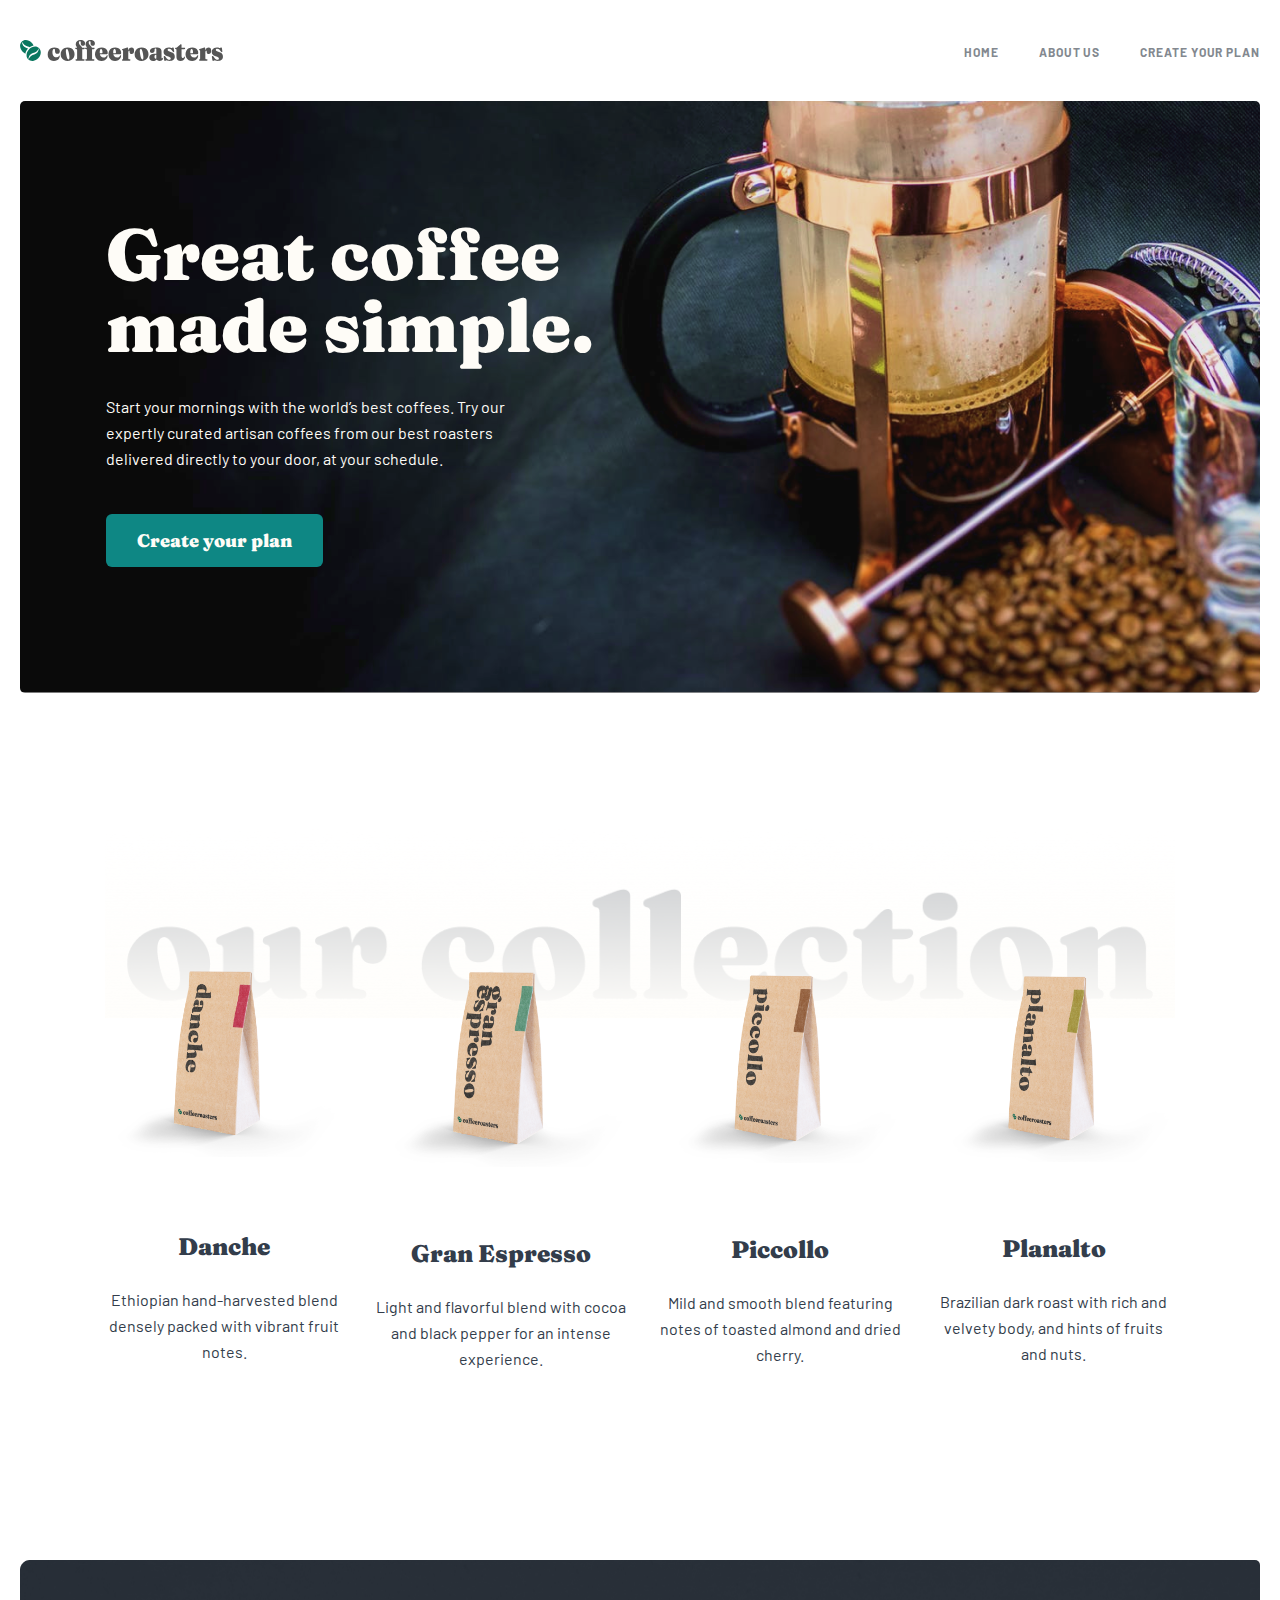
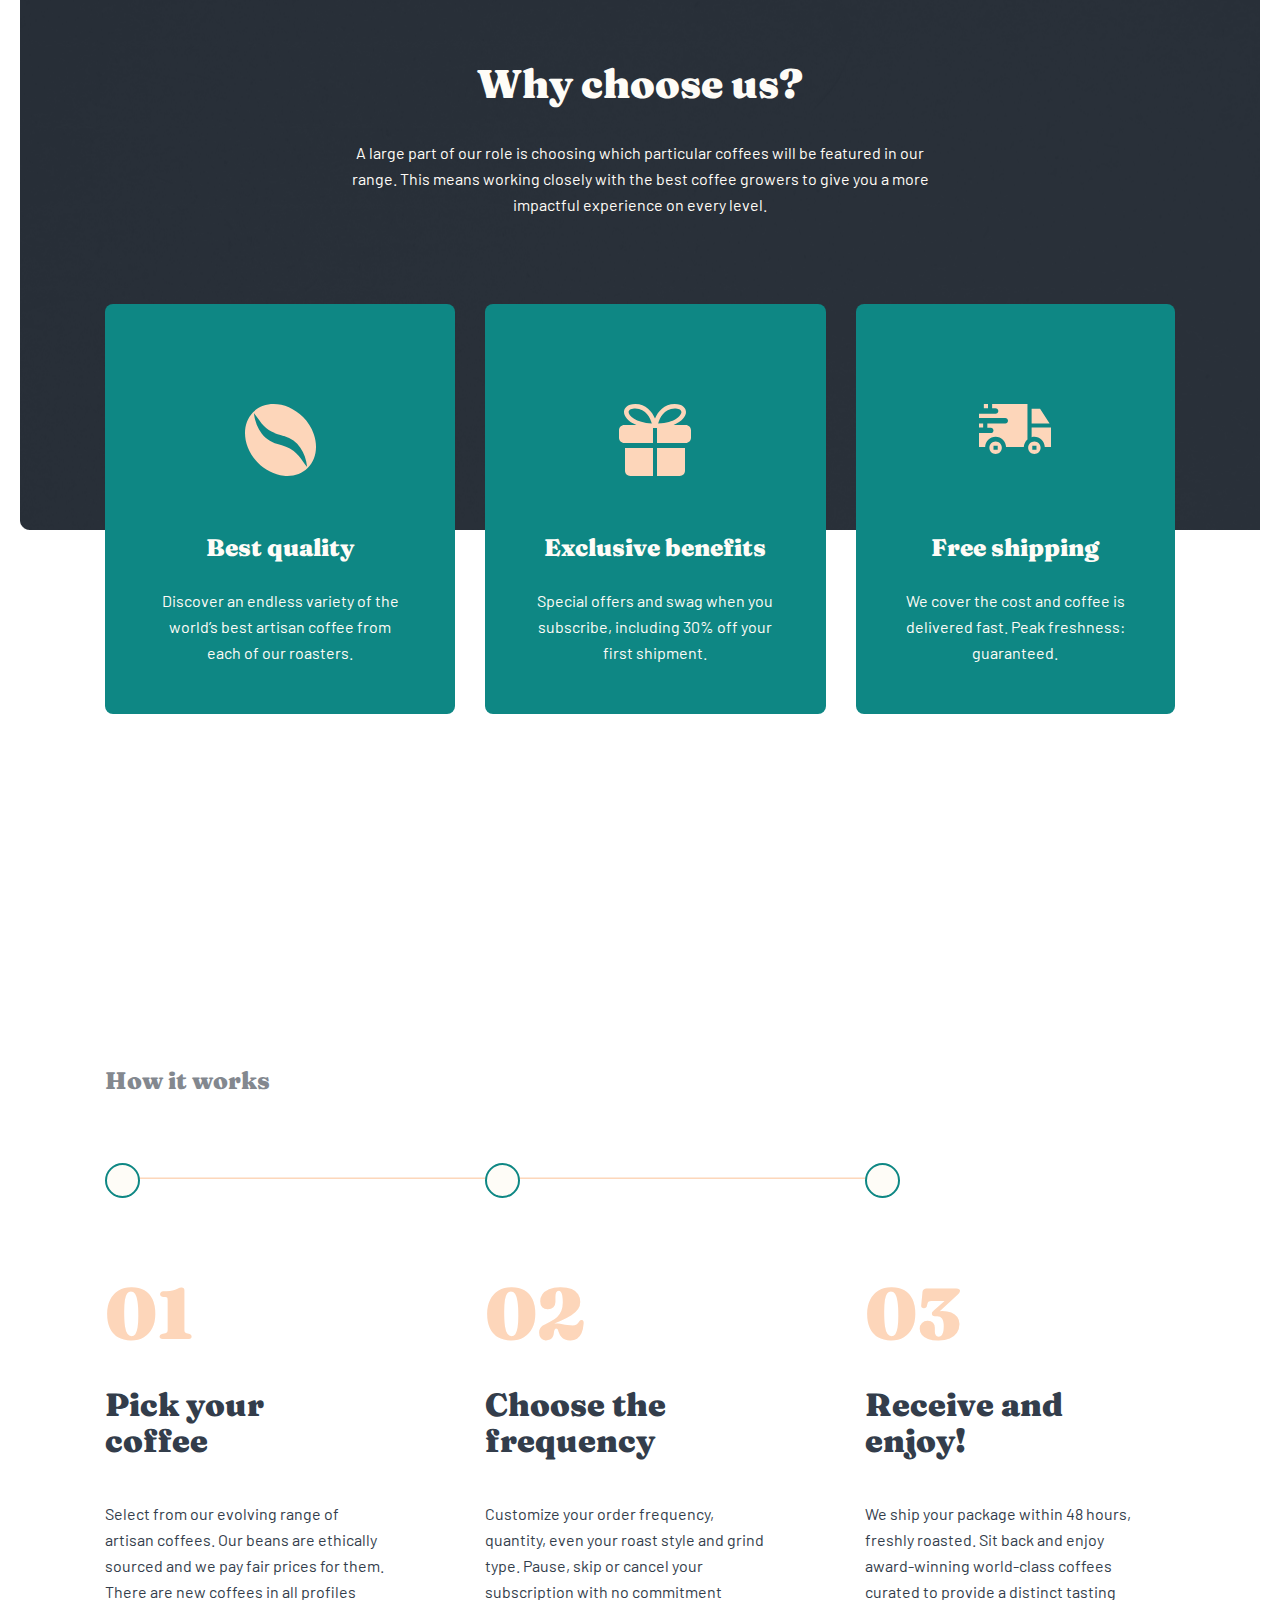
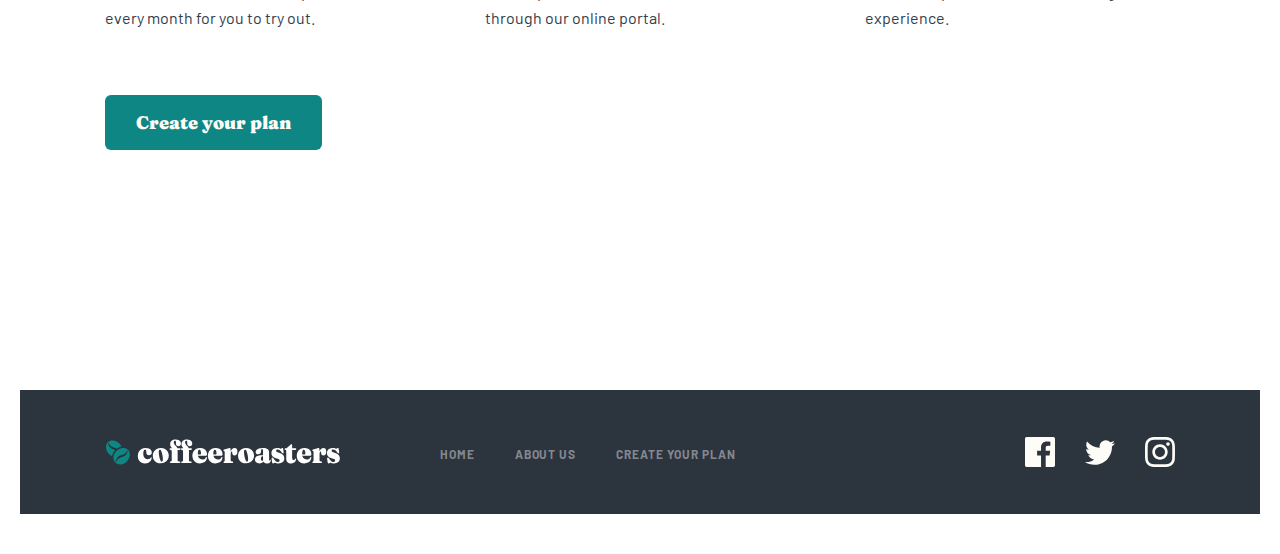
<file: index.html>
<!DOCTYPE html>
<html lang="en">
<head>
  <meta charset="UTF-8">
  <meta http-equiv="X-UA-Compatible" content="IE=edge">
  <meta name="viewport" content="width=device-width, initial-scale=1.0">
  <link rel="stylesheet" href="./main.css">
  <title>Document</title>
</head>
<body>
    <header class="site">
      <div class="container">
        <div class="site__wrapper">
          <a class="site__link" href="#"><img class="site__logo" src="./images/logo.svg" width="203" height="24" alt="logo"></a>
          <nav class="site__nav">
            <ul class="site__list">
              <li class="site__item"><a class="site__link" href="index.html">HOME</a></li>
              <li class="site__item"><a class="site__link" href="aboutus.html">ABOUT US</a></li>
              <li class="site__item"><a class="site__link" href="index.html">Create your plan</a></li>
            </ul>
            <div class="site__buttonwwrapper">
              <button class="site__button" type="button"><img src="./images/navimg1.svg" width="16" height="16" alt="image"></button>
            </div>
          </nav>
        </div>
      </div>
    </header>
    <main>
      <section class="hero">
          <div class="container">
            <div class="hero__wrapper">
              <div class="hero__wrapwrapper">
               <div class="hero__title-wrapper">
                <h1 class="hero__title">Great coffee
                  made simple.</h1>
               </div>
                  <div class="hero__text-wrapper">
                    <p class="hero__text">
                      Start your mornings with the world’s best coffees. Try our expertly curated artisan coffees from our best roasters delivered directly to your door, at your schedule.
                    </p>
                  </div>
                  <a class="hero__link" href="#">Create your plan</a>
                </div>
              </div>
          </div>
        </section>
   
      <section class="collection">
        <div class="container">
        <div class="collection__bg">
            <div class="collection__wrapper">
              <div class="collection__wrapperwrap">
              <img class="collection__img" src="./images/kopi1.png" srcset="./images/kopi4.png , ./images/kopi4@2x.png" width="250" height="193" alt="image">
              <div class="collection__wrapwrapper">
                  <h3 class="collection__titlee">Danche</h3>
                  <p class="collection__text">
                    Ethiopian hand-harvested blend densely packed with vibrant fruit notes.
                  </p>
                </div>
              </div>
              <div class="collection__wrapperwrap">
                <img class="collection__img" src="./images/kopi2.png" srcset="./images/kopi1.png , ./images/kopi1@2x.png" width="250" height="193" alt="image">
                <div class="collection__wrapwrapper">
                  <h3 class="collection__titlee">Gran Espresso</h3>
                  <p class="collection__text">
                    Light and flavorful blend with cocoa and black pepper for an intense experience.
                  </p>
                </div>
              </div>
              <div class="collection__wrapperwrap">
                <img class="collection__img" src="./images/kopi3.png" srcset="./images/kopi3.png , ./images/kopi3@2x.png" width="250" height="193" alt="image">
                <div class="collection__wrapwrapper">
                  <h3 class="collection__titlee">Piccollo</h3>
                  <p class="collection__text">
                    Mild and smooth blend featuring notes of toasted almond and dried cherry.
                  </p>
                </div>
              </div>
              <div class="collection__wrapperwrap">
                <img class="collection__img" src="./images/kopi4.png" srcset="./images/kopi2.png , ./images/kopi2@2x.png" width="250" height="193" alt="image">
                <div class="collection__wrapwrapper">
                  <h3 class="collection__titlee">Planalto</h3>
                  <p class="collection__text">
                    Brazilian dark roast with rich and velvety body, and hints of fruits and nuts.
                  </p>
                </div>
              </div>
            </div>
          </div>
        </div>
      </div>
    </section>
    <section class="chouse">
      <div class="container">
        <div class="chouse__wrapper">
          <div class="chouse__wrappermin">
            <h2 class="chouse__title">Why choose us?</h2>
          <p class="chouse__text">
            A large part of our role is choosing which particular coffees will be featured 
            in our range. This means working closely with the best coffee growers to give 
            you a more impactful experience on every level.
          </p>
          </div>
          <ul class="chouse__list chousemin">
            <li class="chousemin__item">
              <div class="chousemin__wrapper">
                <h4 class="chousemin__title">Best quality</h4>
              <p class="chousemin__text">
                Discover an endless variety of the world’s best artisan coffee from each of our roasters.
              </p>
              </div>
            </li>
            <li class="chousemin__item">
             <div class="chousemin__wrapper">
               <h4 class="chousemin__title">Exclusive benefits</h4>
              <p class="chousemin__text">
                Special offers and swag when you subscribe, including 30% off your first shipment.
              </p>
             </div>
            </li>
            <li class="chousemin__item">
              <div class="chousemin__wrapper">
                <h4 class="chousemin__title">Free shipping</h4>
              <p class="chousemin__text">
                We cover the cost and coffee is delivered fast. Peak freshness: guaranteed.
              </p>
              </div>
            </li>
          </ul>
        </div>
      </div>
    </section>
    <section class="works">
      <div class="container">
            <div class="works__wrapper">
          <h2 class="works__title">How it works</h2>
          <div class="works__listwrapper">
            <div class="works__wrapbg"><p class="works__wraptext"></p></div>
            <ul class="works__list">
              <li class="works__item">
                <p class="works__nambertext">01</p>
                <h3 class="works__mintitle">Pick your coffee</h3>
                <p class="works__text">
                  Select from our evolving range of artisan coffees. Our beans are ethically sourced and we pay fair prices for them. There are new coffees in all profiles every month for you to try out.
                </p>
              </li>
              <li class="works__item">
                <p class="works__nambertext">02</p>
                <h3 class="works__mintitle">Choose the frequency</h3>
                <p class="works__text">
                  Customize your order frequency, quantity, even your roast style and grind type. Pause, skip or cancel your subscription with no commitment through our online portal.
                </p>
              </li>
              <li class="works__item">
                <p class="works__nambertext">03</p>
                <h3 class="works__mintitle">Receive and enjoy!</h3>
                <p class="works__text">
                  We ship your package within 48 hours, freshly roasted. Sit back and enjoy award-winning world-class coffees curated to provide a distinct tasting experience.
                </p>
              </li>
            </ul>
          </div>
          <a class="works__link" href="#">Create your plan</a>
        </div>
      </div>
    </section>
  </main>
  <footer class="site">
    <div class="container">
      <div class="site__wrapper footer-site">
        <a class="site__link" href="#"><img src="./images/footerlogo.svg" width="235" height="24" alt="logo"></a>
          <ul class="site__list footerlist">
            <li class="site__item"><a class="site__link site__link--footerlink" href="index.html">HOME</a></li>
            <li class="site__item"><a class="site__link site__link--footerlink" href="aboutus.html">ABOUT US</a></li>
            <li class="site__item"><a class="site__link site__link--footerlink" href="index.html">Create your plan</a></li>
          </ul>
          <ul class="site__bottomlist">
            <li class="site__bottomitem">
              <a class="site__bottomlink" href="https://validator.w3.org/#validate_by_input" target="_blank"><img src="./images/Path.svg" width="30" height="30" alt="icon"></a>
            </li>
            <li class="site__bottomitem">
              <a class="site__bottomlink" href="https://validator.w3.org/#validate_by_input" target="_blank"><img src="./images/Path-1.svg" width="30" height="25" alt="icon"></a>
            </li>
            <li class="site__bottomitem">
              <a class="site__bottomlink" href="https://validator.w3.org/#validate_by_input" target="_blank"><img src="./images/Shape.svg" width="30" height="30" alt="icon"></a>
            </li>
          </ul>
      </div>
    </div>
  </footer>
</body>

</html>
</file>
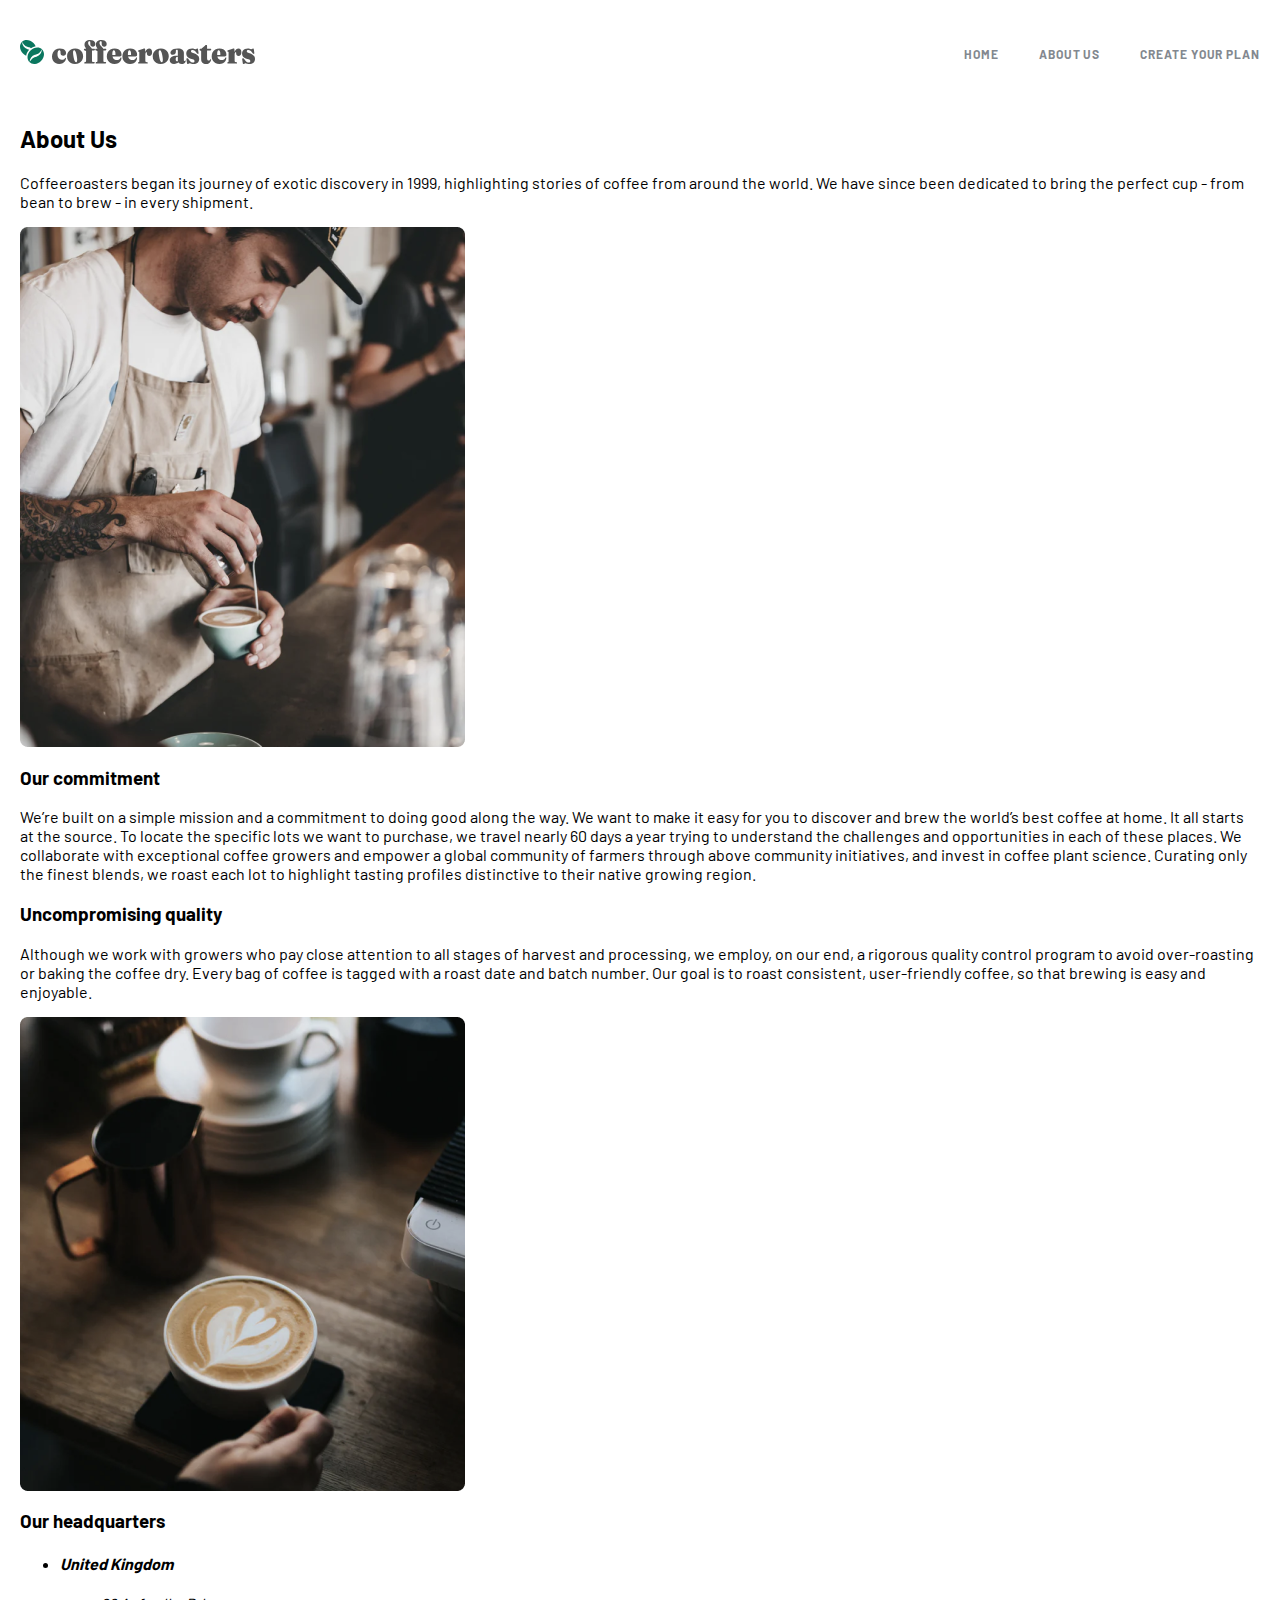
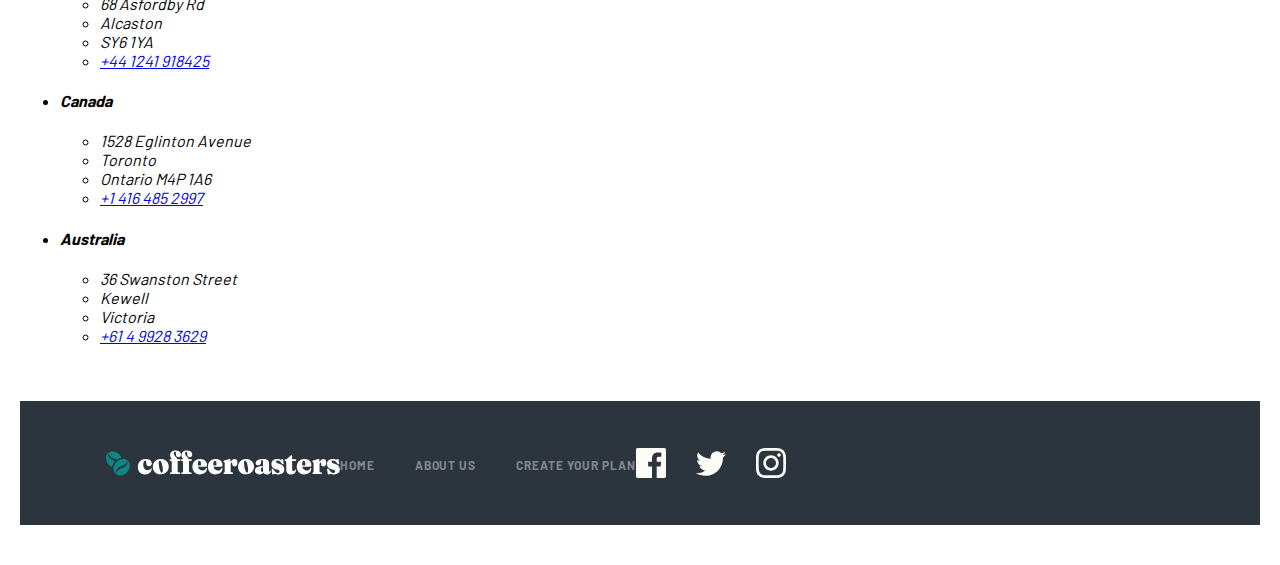
<file: aboutus.html>
<!DOCTYPE html>
<html lang="en">
<head>
  <meta charset="UTF-8">
  <meta http-equiv="X-UA-Compatible" content="IE=edge">
  <meta name="viewport" content="width=device-width, initial-scale=1.0">
  <link rel="stylesheet" href="./main.css">
  <title>about Us</title>
</head>
<body>
  <header class="site">
    <div class="container">
      <div class="site__wrapper">
        <a class="site__link" href="#"><img src="./images/logo.svg" width="235" height="24" alt="logo"></a>
        <nav class="site__nav">
          <ul class="site__list">
            <li class="site__item"><a class="site__link" href="index.html">HOME</a></li>
            <li class="site__item"><a class="site__link" href="aboutus.html">ABOUT US</a></li>
            <li class="site__item"><a class="site__link" href="index.html">Create your plan</a></li>
          </ul>
        </nav>
      </div>
    </div>
  </header>
  <main>
    <section class="about">
      <div class="container">
          <div class="about__wrapper">
            <div class="about__wrapwrapper">
              <h2 class="about__title">About Us</h2>
                <p class="about__text">
                  Coffeeroasters began its journey of exotic discovery in 1999, highlighting stories of coffee from around the world. We have since been dedicated to bring the perfect cup - from bean to brew - in every shipment.
                </p>
              </div>
            </div>
       </div>
      </section>
      <section class="commitment">
        <div class="container">
          <div class="commitment__wrapper">
            <img class="commitment__img" src="./images/commitmentbg.png" srcset="./images/commitmentbg.png , ./images/commitmentbg@2x.png" width="445" height="520" alt="image coffee">
            <div class="commitment__minwrapper">
              <h3 class="commitment__title">Our commitment</h3>
              <p class="commitment__text">
                We’re built on a simple mission and a commitment to doing good along the way. We want to make it easy for you to discover and brew the world’s best coffee at home. It all starts at the source. To locate the specific lots we want to purchase, we travel nearly 60 days a year trying to understand the challenges and opportunities in each of these places. We collaborate with exceptional coffee growers and empower a global community of farmers through  above  community initiatives, and invest in coffee plant science. Curating only the finest blends, we roast each lot to highlight tasting profiles distinctive to their native growing region.
              </p>
            </div>
          </div>
      </div>
      </section>
      <section class="qualite">
        <div class="container">
          <div class="qualite__bg">
          <div class="qualite__wrapper">
            <h3 class="qualite__title">Uncompromising quality</h3>
            <p class="qualite__text">
              Although we work with growers who pay close attention to all stages of harvest and processing, we employ, on our end, a rigorous quality control program to avoid over-roasting or baking the coffee dry. Every bag of coffee is tagged with a roast date and batch number. Our goal is to roast consistent, user-friendly coffee, so that brewing is easy and enjoyable.
            </p>
            <img class="qualite__img" src="./images/qualitybg.png" srcset="./images/qualitybg.png , ./images/qualitybg.png@2x" width="445" height="474" alt="image">
          </div>
        </div>
      </div>
      </section>
      <section class="united">
          <div class="container">
            <div class="united__wrapper">
              <h3 class="united__title">Our headquarters</h3>
            <address>
            <ul class="united__list">
              <li class="united__item">
                <h4 class="united__mintitle">United Kingdom</h4>
                  <ul class="united__minlist listadress">
                    <li class="listadress__item">68  Asfordby Rd</li>
                    <li class="listadress__item">Alcaston</li>
                    <li class="listadress__item">SY6 1YA</li>
                    <li class="listadress__item"><a class="listadress__link" href="tel:+998887049505">+44 1241 918425</a></li>
                  </ul>
              </li>
              <li class="united__item">
                <h4 class="united__mintitle">Canada</h4>
                  <ul class="united__minlist listadress">
                    <li class="listadress__item">1528  Eglinton Avenue</li>
                    <li class="listadress__item">Toronto</li>
                    <li class="listadress__item">Ontario M4P 1A6</li>
                    <li class="listadress__item"><a class="listadress__link" href="tel:+998887049505">+1 416 485 2997</a></li>
                  </ul>
              </li>
              <li class="united__item">
                <h4 class="united__mintitle">Australia</h4>
                  <ul class="united__minlist listadress">
                    <li class="listadress__item">36 Swanston Street</li>
                    <li class="listadress__item"> Kewell</li>
                    <li class="listadress__item"> Victoria</li>
                    <li class="listadress__item"><a class="listadress__link" href="tel:+998887049505">+61 4 9928 3629</a></li>
                  </ul>
              </li>
            </ul>
          </address>
            </div>
          </div>
      </section>
    </main>
    <footer class="site ">
      <div class="container">
        <div class="site__wrapper footer-site">
          <a class="site__link" href="#"><img src="./images/footerlogo.svg" width="235" height="24" alt="logo"></a>
            <ul class="site__list">
              <li class="site__item"><a class="site__link site__link--footerlink" href="index.html">HOME</a></li>
              <li class="site__item"><a class="site__link site__link--footerlink" href="aboutus.html">ABOUT US</a></li>
              <li class="site__item"><a class="site__link site__link--footerlink" href="index.html">Create your plan</a></li>
            </ul>
            <ul class="site__bottomlist">
              <li class="site__bottomitem">
                <a class="site__bottomlink" href="https://validator.w3.org/#validate_by_input" target="_blank"><img src="./images/Path.svg" width="30" height="30" alt="icon"></a>
              </li>
              <li class="site__bottomitem">
                <a class="site__bottomlink" href="https://validator.w3.org/#validate_by_input" target="_blank"><img src="./images/Path-1.svg" width="30" height="25" alt="icon"></a>
              </li>
              <li class="site__bottomitem">
                <a class="site__bottomlink" href="https://validator.w3.org/#validate_by_input" target="_blank"><img src="./images/Shape.svg" width="30" height="30" alt="icon"></a>
              </li>
            </ul>
        </div>
      </div>
    </footer>
</body>
</html>
</file>
<file: main.css>
/* roboto-regular - latin */
/* barlow-regular - latin */
@font-face {
  font-display: swap; 
  font-family: 'Barlow';
  font-style: normal;
  font-weight: 400;
  src: url('./fonts/barlow-v12-latin-regular.woff2') format('woff2'), 
  url('./fonts/barlow-v12-latin-regular.woff') format('woff');
  
}
/* barlow-700 - latin */
@font-face {
  font-display: swap; 
  font-family: 'Barlow';
  font-style: normal;
  font-weight: 700;
  src: url('./fonts/barlow-v12-latin-700.woff2') format('woff2'), 
  url('./fonts/barlow-v12-latin-700.woff') format('woff');
  
}
/* barlow-900 - latin */
@font-face {
  font-display: swap; 
  font-family: 'Barlow';
  font-style: normal;
  font-weight: 900;
  src:url('./fonts/barlow-v12-latin-900.woff2') format('woff2'),
  url('./fonts/barlow-v12-latin-900.woff') format('woff');
  
}
/* fraunces-italic - latin */
@font-face {
  font-display: swap; 
  font-family: 'Fraunces';
  font-style: italic;
  font-weight: 400;
  src: url('../fonts/fraunces-v31-latin-italic.woff2') format('woff2'), 
  url('../fonts/fraunces-v31-latin-italic.woff') format('woff');
  
}
/* fraunces-900 - latin */
@font-face {
  font-display: swap; 
  font-family: 'Fraunces';
  font-style: normal;
  font-weight: 900;
  src: url('../fonts/fraunces-v31-latin-900.woff2') format('woff2'),
  url('../fonts/fraunces-v31-latin-900.woff') format('woff');
  
}
* {
  box-sizing: border-box;
}
html {
  height: 100%;
}
body {
  display: flex;
  flex-direction: column;
  height: 100%;
  margin: 0;
  font-family: "Barlow";
  font-weight: 400;
}
img {
  display: block;
  height: 100%;
}
.visually-hidden {
  position: absolute;
  width: 1px;
  height: 1px;
  margin: -1px;
  padding: 0;
  overflow: hidden;
  border: 0;
  clip: rect(0 0 0 0);
}
.container {
  max-width: 1320px;
  width: 100%;
  margin: 0 auto;
  padding: 0 20px;
}
:root {
  --main-font-famil: "Fraunces";
}

.site {
  padding: 40px 0px;
}

.site__wrapper {
  display: flex;
  align-items: center;
  justify-content: space-between;
}
.site__link {
  color: #83888F;
  font-size: 12px;
  font-style: normal;
  font-weight: 700;
  line-height: 15px; 
  letter-spacing: 0.923px;
  text-transform: uppercase;
  text-decoration: none;
}
.site__buttonwwrapper {
  display: none;
}
.site__nav {
  position: relative;
  display: flex;
  align-items: center;
}

.site__list {
  display: flex;
  align-items: center;
  column-gap: 40px;
  padding-left: 0;
  margin: 0;
  list-style: none;
  perspective: 500px;
}

@media only screen and (max-width: 600px) {
  .site__list {
   display: none;
  }

  .site__buttonwwrapper {
    display: block;
  } 
}

/* site end  */
/* main start  */
main {
  flex-grow: 1;
}
.hero {
 padding-bottom: 136px;
}
.hero__wrapper {
  max-width: 1280px;
  width: 100%;
  margin: 0 auto;
  background-image: url("./images/herobg.png");
  background-repeat: no-repeat;
  background-position: center;
  padding-top: 117px;
  padding-bottom: 140px;
  border-radius: 5px;
}
.hero__wrapwrapper {
  max-width: 493px;
  margin-left: 86px;
}
.hero__title {
  color: #fefcf7;
  font-family: var(--main-font-famil);
  font-size: 72px;
  font-style: normal;
  font-weight: 900;
  line-height: 72px;
  margin-top: 0;
  margin-bottom: 32px;
}
.hero__text-wrapper {
  max-width: 493px;
}
.hero__text {
  color: #fefcf7;
  line-height: 26px;
  margin-top: 0;
  margin-bottom: 56px;
  padding-right: 50px;
}
.hero__link {
  padding: 15px 31px;
  color: #FEFCF7;
  text-align: center;
  font-family: var(--main-font-famil);
  font-size: 18px;
  font-style: normal;
  font-weight: 900;
  line-height: 25px;
  text-decoration: none;
  border-radius: 6px;
  background: #0E8784;
}
@media only screen and (max-width: 768px){
  .hero__wrapwrapper {
    max-width: 398px;
    margin-left: 58px;
  }
  .hero__title {
    font-size: 58px;
line-height: 58px;
margin-bottom: 24px;
  }
  .hero__text-wrapper {
    max-width: 398px;
  }
  .hero__text {
    font-size: 15px;
    line-height: 25px;
    padding-right: 0;
  }
}
 
  @media only screen and (max-width: 578px){
    .hero__wrapwrapper {
      max-width: 400x;
      margin: 0 auto;
    }
    .hero__title {
      font-size: 48px;
  text-align: center;
  margin-bottom: 16px;
    }
    .hero__text {
      text-align: center;
      font-size: 20px;
    }
    .hero__link {
      display: block;
      width: 217px;
      margin: 0 auto;
    }
  }
  @media only screen and (max-width: 450px) {
    .hero__text-wrapper {
      max-width: 350px;
      margin: 0 auto;
    }
    .hero__text {
      font-size: 18px
    }
  }
  @media only screen and (max-width: 400px){
    .hero__wrapwrapper {
      max-width: 279px;
      margin: 0 auto;
    }
    .hero__title {
      font-size: 38px;
  line-height: 38px;
  text-align: center;
    }
    .hero__text {
      text-align: center;
      font-size: 15px;
    }
    .hero__link {
      display: block;
      width: 217px;
      margin: 0 auto;
    }
  }
  @media only screen and (max-width: 350px) {
    .hero__title {
      font-size: 32px;
  line-height: 32px;
  margin-bottom: 24px;
  text-align: center;
    }
    .hero__wrapwrapper {
      max-width: 250px;
    }
    .hero__text {
      text-align: center;
      font-size: 13px;
    }
  }
 
  
/* hero end  */
/* collection start  */
.collection {
  padding-bottom: 188px;
}
.collection__bg {
  background-image: url("./images/collectionbg.png");
  background-repeat: no-repeat;
  background-size: 100%;
  background-position: left 0px top 0;
  margin: 0 85px;
}

.collection__wrapper {
  display: flex;
  align-items: center;
  padding-top: 126px;
  column-gap: 30px;
  
}
.collection__wrapper {
  flex-direction: row;
}
.collection__wrapperwrap {
  max-width: 255px;
}

.collection__img {
  width: 100%;
  height: auto;
  margin-bottom: 71px;
}
.collection__titlee {
  color: #333D4B;
  text-align: center;
  font-family: var(--main-font-famil);
  font-size: 24px;
  font-weight: 900;
  line-height: 32px;
  margin-top: 0;
  margin-bottom: 24px;
}
.collection__text {
  color: #333D4B;
  text-align: center;
  line-height: 26px;
  margin: 0; 
}
@media only screen and (max-width: 1070px) {
  .collection__titlee {
    font-size: 22px;
  }
  .collection__text {
    font-size: 15px;
    line-height: 25px;
  }
}
@media only screen and (max-width: 1024px) {
  .collection__titlee {
    font-size: 20px;
  }
  .collection__text {
    font-size: 14px;
    line-height: 23px;
  }
}
@media only screen and (max-width: 768px) {
  .collection {
    padding-bottom: 144px;
  }
  .collection__bg {
    margin: 0px;
  }
  .collection__wrapper {
    flex-direction: column;
    align-items: flex-start;
    row-gap: 47px;
    padding-top: 80px;
    margin-left: 58px;
  }
  .collection__wrapperwrap {
    display: flex;
    align-items: center;
    column-gap: 36px;
   max-width: 573px;
    margin-bottom: 0;
    
  }
  .collection__wrapwrapper {
    max-width: 282px;
  }
  .collection__titlee {
    text-align: start;
  }
  .collection__img {
    max-width: 255px;
    margin-bottom: 0;
  }
  .collection__text {
    text-align: start;
    font-size: 15px;
    line-height: 25px;
  }
}
/* mabilni start  */
@media only screen and (max-width: 600px) {
  .collection__wrapperwrap {
    column-gap: 0;
  }
  
  .collection__img {
    max-width: 200px;
    
  }
 
}
@media only screen and (max-width: 550px) {
  .collection__wrapper {
    margin-left: 0;
  }
    .collection__wrapperwrap {
      display: flex;
      flex-direction: column;
      align-items: center;
     max-width: 573px;
     margin: 0 auto;
      
    }
  .collection__titlee {
    text-align: center;
  }
  .collection__text {
    text-align: center;
  }
}

/* collection end  */
/* shouse start  */

 .chouse {
  padding-bottom: 351px;
}

.chouse__wrapper {
  padding-top: 100px;
 background-image: url("./images/chousebg.png");
 background-size: 1280px 570px;
 background-repeat: no-repeat;
  border-radius: 5px;
  padding-left: 85px;
  padding-right: 85px;
}
.chouse__wrappermin {
  max-width: 581px;
  margin: 0 auto;
}
.chouse__title {
  color: #FEFCF7;
  text-align: center;
  font-family: var(--main-font-famil);
  font-size: 40px;
  font-style: normal;
  font-weight: 900;
  line-height: 48px;
  margin-top: 0;
  margin-bottom: 32px;
}
.chouse__text {
  color: #fffcf7;
  text-align: center;
  line-height: 26px;
  margin: 0;
  
}
.chousemin {
  display: flex;
  align-items: flex-start;
  padding-left: 0;
  margin: 0 auto;
  /* margin-left: 85px; */
  /* margin-right: 85px; */
gap: 30px;
  margin-top: 86px;
  list-style: none;
  
}
.chousemin__item {
  max-width: 350px;
  border-radius: 8px;
  background: #0e8784;
  padding: 100px 48px 48px;
}

.chousemin__title {
  color: #fefcf7;
  text-align: center;
  font-family: var(--main-font-famil);
  font-size: 24px;
  font-style: normal;
  font-weight: 900;
  line-height: 32px;
  margin-top: 0;
  margin-bottom: 24px;
}
.chousemin__item::before {
 display: block;
  width: 72px;
  height: 72px;
  background-image: url("./images/chouseicon1.svg");
  background-repeat: no-repeat;
  margin: 0 auto;
  margin-bottom: 56px;
  content: "";
}
.chousemin__item:nth-child(2)::before {
  background-image: url("./images/chouseicon2.svg");
}
.chousemin__item:nth-child(3)::before {
  background-image: url("./images/chouseicon3.svg");
  background-repeat: no-repeat;
}
.chousemin__text {
  color: #FEFCF7;
  text-align: center;
  line-height: 26px;
  margin: 0;
}
@media only screen and (max-width: 1240px) {
  .chouse__wrapper {
    background-size: 1280px 680px;
  }
  .chousemin {
    flex-direction: column;
  }
  .chousemin__item {
    display: flex;
    align-items: center;
    max-width: 800px;
    width: 100%;
    padding: 48px 48px 48px 100px;
    margin: 0 auto;
  }

  .chousemin__title {
    text-align: start;
  }
  .chousemin__text {
    text-align: start;
  }
  .chousemin__item::before {
    margin: 0;
    margin-right: 50px;
   padding-left: 50px;
  }
}
@media only screen and (max-width: 826px) {
  .chouse__wrapper {
    background-size: 1280px 720px;
    padding-left: 58px;
  padding-right: 58px;
  }
}
@media only screen and (max-width: 768px) {
  .chouse__title {
    font-size: 32px;
    line-height: 32px;
  }
  .chouse__text {
    font-size: 15px;
    line-height: 25px;
  }
  .chouse__wrapper {
    background-size: 1280px 680px;
  }
  
  .chousemin__item {
    display: flex;
    align-items: center;
    max-width: 800px;
    width: 100%;
    padding: 41px 41px 41px 70px;
    margin: 0 auto;
  }

  .chousemin__title {
    margin-bottom: 16px;
  }
  .chousemin__text {
    font-size: 15px;
    line-height: 25px;
  }
  .chousemin__item::before {
    width: 56px;
    height: 56px;
    background-size: 56px 56px;
    
   
  }
}
@media only screen and (max-width: 600px) {
  .chouse__title {
    font-size: 28px;
    line-height: 28px;
  }
  .chouse__text {
    font-size: 15px;
    line-height: 25px;
  }
  .chouse__wrapper {
    background-size: 1280px 900px;
    padding-left: 50px;
  padding-right: 50px;
  }
  .chousemin {
    margin-top: 64px;
  }
  .chousemin__item {
    flex-direction: column;
    padding: 70px 33px 50px;
  }
  .chousemin__title {
    text-align: center;
  }
  .chousemin__item::before {
    width: 72px;
    height: 72px;
    background-size: 72px 72px;
    margin-right: 0;
    padding-left: 0;
    margin-bottom: 55px;
  }
  .chousemin__text {
    text-align: center;
  }
}
@media only screen and (max-width: 520px) {
  .chouse__wrapper {
    padding-left: 40px;
  padding-right: 40px;
  }
}
@media only screen and (max-width: 450px) {
  .chouse__wrapper {
    padding-left: 24px;
  padding-right: 24px;
  }
}
@media only screen and (max-width: 400px) {
  .chouse__wrapper {
    background-size: 1280px 1000px;
  }
}
/* chouse end  */
/* works start  */

 .works {
  padding-bottom: 200px;
  
}
.works__wrapper {
padding-left: 85px;
padding-right: 85px;
}
.works__title {
  color: #83888F;
  font-family: var(--main-font-famil);
  font-size: 24px;
  font-style: normal;
  font-weight: 900;
  line-height: 32px; 
  margin-top: 0;
  margin-bottom: 80px;
}
.works__listwrapper {
  position: relative;
}
.works__wraptext {
  max-width: 788px;
  width: 100%;
  height: 2px;
  background-image: url("./images/chouseimg.png");
  background-size: cover;
  background-repeat: no-repeat;
}
.works__wrapbg {
  max-width: 1045px;
  padding-right: 186px;
}
.works__list {
  display: flex;
  align-items: flex-start;
  /* column-gap: 95px; */
  padding-left: 0;
  padding-top: 98px;
  margin: 0;
  list-style: none;
}


.works__item {
  position: relative;
  max-width: 285px;
}
.works__item:not(:last-child) {
  margin-right: 95px;
}
.works__item::before {
  position: absolute;
  top: -114px;
  left: 0;
  z-index: 2;
  width: 31px;
  height: 31px;
  border-radius: 50%;
  border: 2px solid #0E8784;
  background-color: #fefcf7;
  margin-bottom: 20px;
  content: "";
}
.works__nambertext {
  color: #FDD6BA;
  font-family: var(--main-font-famil);
  font-size: 72px;
  font-style: normal;
  font-weight: 900;
  line-height: 72px;
  margin: 0;
  margin-bottom: 38px;
}
.works__wraptext {
  margin: 0;
}
.works__mintitle {
  color: #333D4B;
  font-family: var(--main-font-famil);
  font-size: 32px;
  padding-right: 50px;
  font-style: normal;
  font-weight: 900;
  line-height: 36px;
  margin-top: 0;
  margin-bottom: 42px;
}
.works__text {
  color: #333D4B;
  line-height: 26px;
  margin: 0;
}
.works__link {
  display: block;
  width: 217px;
  color: #fefcf7;
  padding: 15px 31px;
  margin-top: 64px;
  text-align: center;
  font-family: var(--main-font-famil);
  font-size: 18px;
  font-style: normal;
  font-weight: 900;
  line-height: 25px;
  border-radius: 6px;
  background: #0E8784;
  text-decoration: none;
}
@media only screen and (max-width: 1050px) {
  
  .works__wrapbg {
    padding-right: 166px;
  }
  .works__item:not(:last-child) {
    margin-right: 75px;
  }
  .works__mintitle {
    font-size: 24px;
  }
 
}
 @media only screen and (max-width: 930px) {
  .works__wrapper {
    padding-left: 40px;
    padding-right: 40px;
    }
    .works__item:not(:last-child) {
      margin-right: 30px;
    }
  .works__wrapbg {
    padding-right: 170px;
  }

  .works__mintitle {
    font-size: 26px;

  }

}
@media only screen and (max-width: 850px) {
  .works__wrapper {
    padding-left: 0px;
    padding-right: 0px;
    }
    .works__item:not(:last-child) {
      margin-right: 30px;
    }
  .works__wrapbg {
    padding-right: 190px;
  }
  .works__mintitle {
    font-size: 26px;
  }
}
@media only screen and (max-width: 768px) {
  
    .works__item:not(:last-child) {
      margin-right: 10px;
    }
  .works__wrapbg {
    padding-right: 170px;
  }
 
  .works__mintitle {
    font-size: 28px;
  }
  .works__text {
    font-size: 15px;
  }
}
@media only screen and (max-width: 715px) {
  
  .works__item:not(:last-child) {
    margin-right: 10px;
  }
.works__wrapbg {
  padding-right: 190px;
}

.works__mintitle {
  font-size: 26px;
}
}

@media only screen and (max-width: 680px) {
  
  .works__item:not(:last-child) {
    margin-right: 0;
    margin-bottom: 56px;
  }
.works__wrapbg {
  display: none;
}
.works__nambertext {
text-align: center;
margin-bottom: 24px;
}
.works__list {
  flex-direction: column;
  align-items: center;
  padding-top: 0;
}
.works__item {
max-width: 500px;
}
.works__item::before {
  display: none;
}
.works__link {
margin: 0 auto;
margin-top: 80px;
}
.works__title {
text-align: center;

}
.works__mintitle {
  font-size: 28px;
  text-align: center;
  line-height: 32px;
  padding-right: 0;
}
.works__text {
  font-size: 15px;
  line-height: 25px;
  text-align: center;
}
}
/* works end  */
/* footer start  */

 .footer-site {
  max-width: 1280px;
  width: 100%;
  background-color: #2C343E;
  padding: 47px 85px;
  justify-content: start;
  
}
.footerlist {
  margin-left: 100px;
  margin-right: auto;
}
.site__bottomlist {
  display: flex;
  align-items: center;
  column-gap: 30px;
  list-style: none;
  padding-left: 0;
  margin: 0;

}  
@media only screen and (max-width: 1024px) {
  .footer-site {
    flex-direction: column;
    align-items: center;
  }
  .footerlist {
   margin: 0 auto;
   margin-top: 32px;
   
  }
  .site__bottomlist {
    margin-top: 65px;
  }
}
@media only screen and (max-width: 600px) {
  .footerlist {
    display: block;
    text-align: center;
  }
}



/* index page end  */
/* about page start  */

/* .about {
  padding-bottom: 168px;
}
.about__wrapper {
  padding: 137px 0;
  padding-left: 85px;
  background-image: url("./images/abouherobg.png");
}
.about__wrapwrapper {
  width: 445px;
}
.about__title {
  color: #FEFCF7;
  font-family: var(--main-font-famil);
  font-size: 40px;
  font-style: normal;
  font-weight: 900;
  line-height: 48px;
  margin-top: 0;
  margin-bottom: 24px;
}
.about__text {
  color: #fefcf7;
  line-height: 26px;
  margin: 0;
  
} */
/* about end  */
/* commitment start  */
/* .commitment {
  padding-bottom: 240px;
  
}
.commitment__wrapper {
  display: flex;
  align-items: center;
  padding-left: 85px;
}

.commitment__img {
  margin-right: 125px;
}
.commitment__minwrapper {
  width: 540px;
}
.commitment__title {
  color: #333D4B;
  font-family: var(--main-font-famil);
  font-size: 40px;
  font-style: normal;
  font-weight: 900;
  line-height: 48px; 
  margin-top: 0;
  margin-bottom: 32px;
}
.commitment__text {
  color: #333;
  font-size: 18px;
  line-height: 30px;
  margin: 0;
} */
/* commitment end  */
/* qualite start  */
/* .qualite {
  padding-bottom: 168px;
  
}
.qualite__bg {
  position: relative;
  background-color: #293039;
  padding-bottom: 176px;
  padding-top: 88px;
  border-radius: 5px;
  padding-left: 85px;
}
.qualite__wrapper {
  width: 540px;
}
.qualite__title {
  color: #FEFCF7;
  font-family: var(--main-font-famil);
  font-size: 40px;
  font-style: normal;
  font-weight: 900;
  line-height: 48px;
  margin-top: 0;
  margin-bottom: 32px;
}
.qualite__text {
  color: #fefcf7;
  line-height: 26px;
  margin: 0;
}
.qualite__img {
  position: absolute;
  top: -80px;
  right: 85px;
  width: 445px;
  height: 474px;
} */
/* qualite end  */
/* united start  */

/* .united {
  padding-bottom: 168px;
}
.united__wrapper {
  padding-left: 85px;
}
.united__title {
  color: #83888F;
  font-family: var(--main-font-famil);
  font-size: 24px;
  font-style: normal;
  font-weight: 900;
  line-height: 32px;
  margin-top: 0;
  margin-bottom: 72px;
}
.united__list {
  display: flex;
  align-items: center;
  column-gap: 95px;
  padding-left: 0;
  margin: 0;
  list-style: none;
}
.united__item {
  position: relative;
  width: 285px;
  
}

.united__mintitle {
  display: flex;
  flex-direction: column;
  color: #333D4B;
  font-family: var(--main-font-famil);
  font-size: 32px;
  font-style: normal;
  font-weight: 900;
  line-height: 36px; 
  margin-top: 0;
  margin-bottom: 24px;
}
.united__mintitle::before {
  display: block;
  width: 51px;
  height: 50px;
  background-image: url("./images/Combined\ Shape.svg");
  background-repeat: no-repeat;
  margin-bottom: 45px;
  content: "";
}
.united__item:nth-child(1) .united__mintitle::before {
  background-image: url("./images/Combined\ Shape-1.svg");
}
.united__item:nth-child(3) .united__mintitle::before {
  background-image: url("./images/Combined\ Shape-2.svg");
  
}
.united__minlist {
  padding-left: 0;
  margin: 0;
  list-style: none;
}

.listadress {
  font-style: normal;
}
.listadress__item {
  color: #333D4B;
  line-height: 26px; 
  margin: 0;
}
.listadress__link {
  text-decoration: none;
  color: #333D4B;
} */

@media only screen and (-webkit-min-device-pixel-ratio: 2),
only screen and (-o-min-device-pixel-ratio: 2/1),
only screen and (min-device-pixel-ratio: 2),
only screen and (min-resolution: 192dpi),
only screen and (min-resolution: 2dppx) {
  .site{
    background-image: url("./images/headerbg@2x.png");
  }
  .collection {
    background-image: url("./images/Groupcollection@2x.png");
    
  }
  .chouse{
    background-image: url("./images/chousebg@2x.png");
  }
  .works {
    background-image: url("./images/worksbg@2x.png");
  }
  .footer {
    background-image: url("./images/footerbg@2x.png");
  }
  .commitment__bg {
    background-image: url("./images/commitmentbg@2x.png");
  }
} */
</file>
